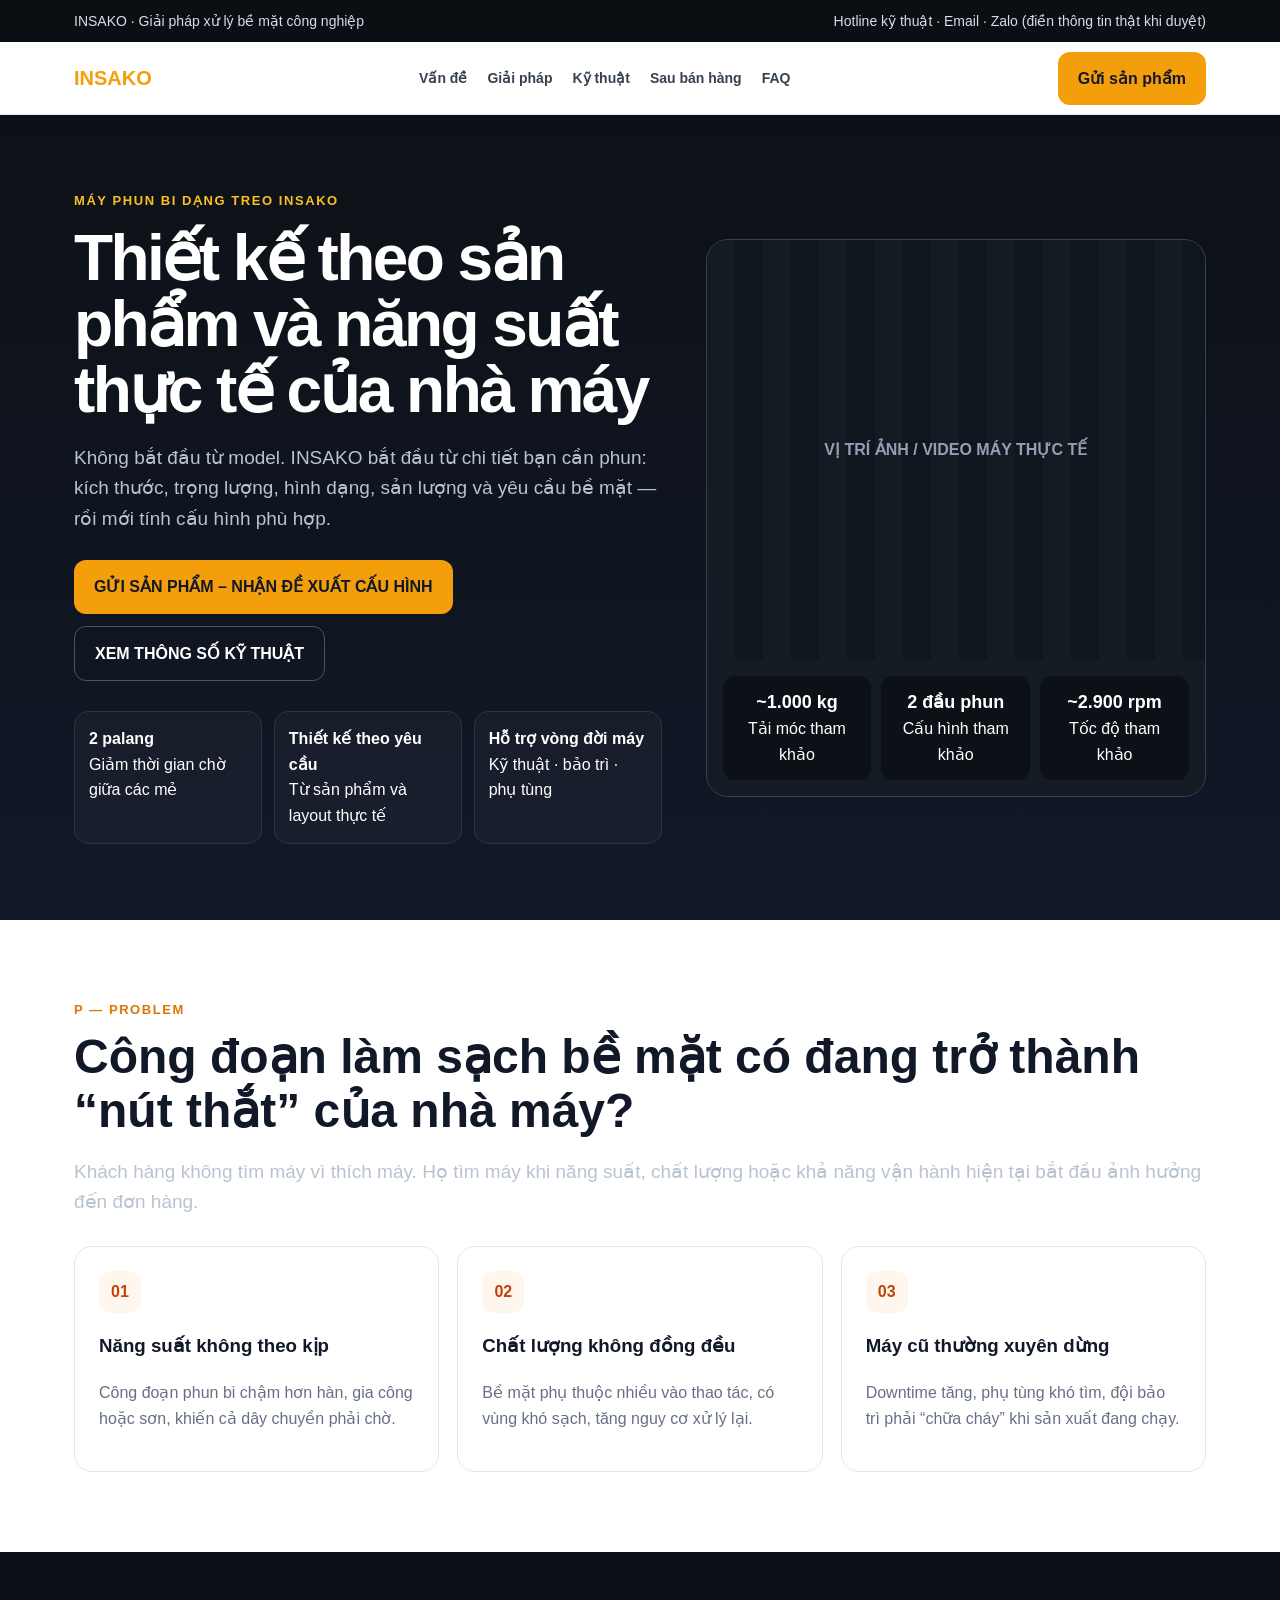
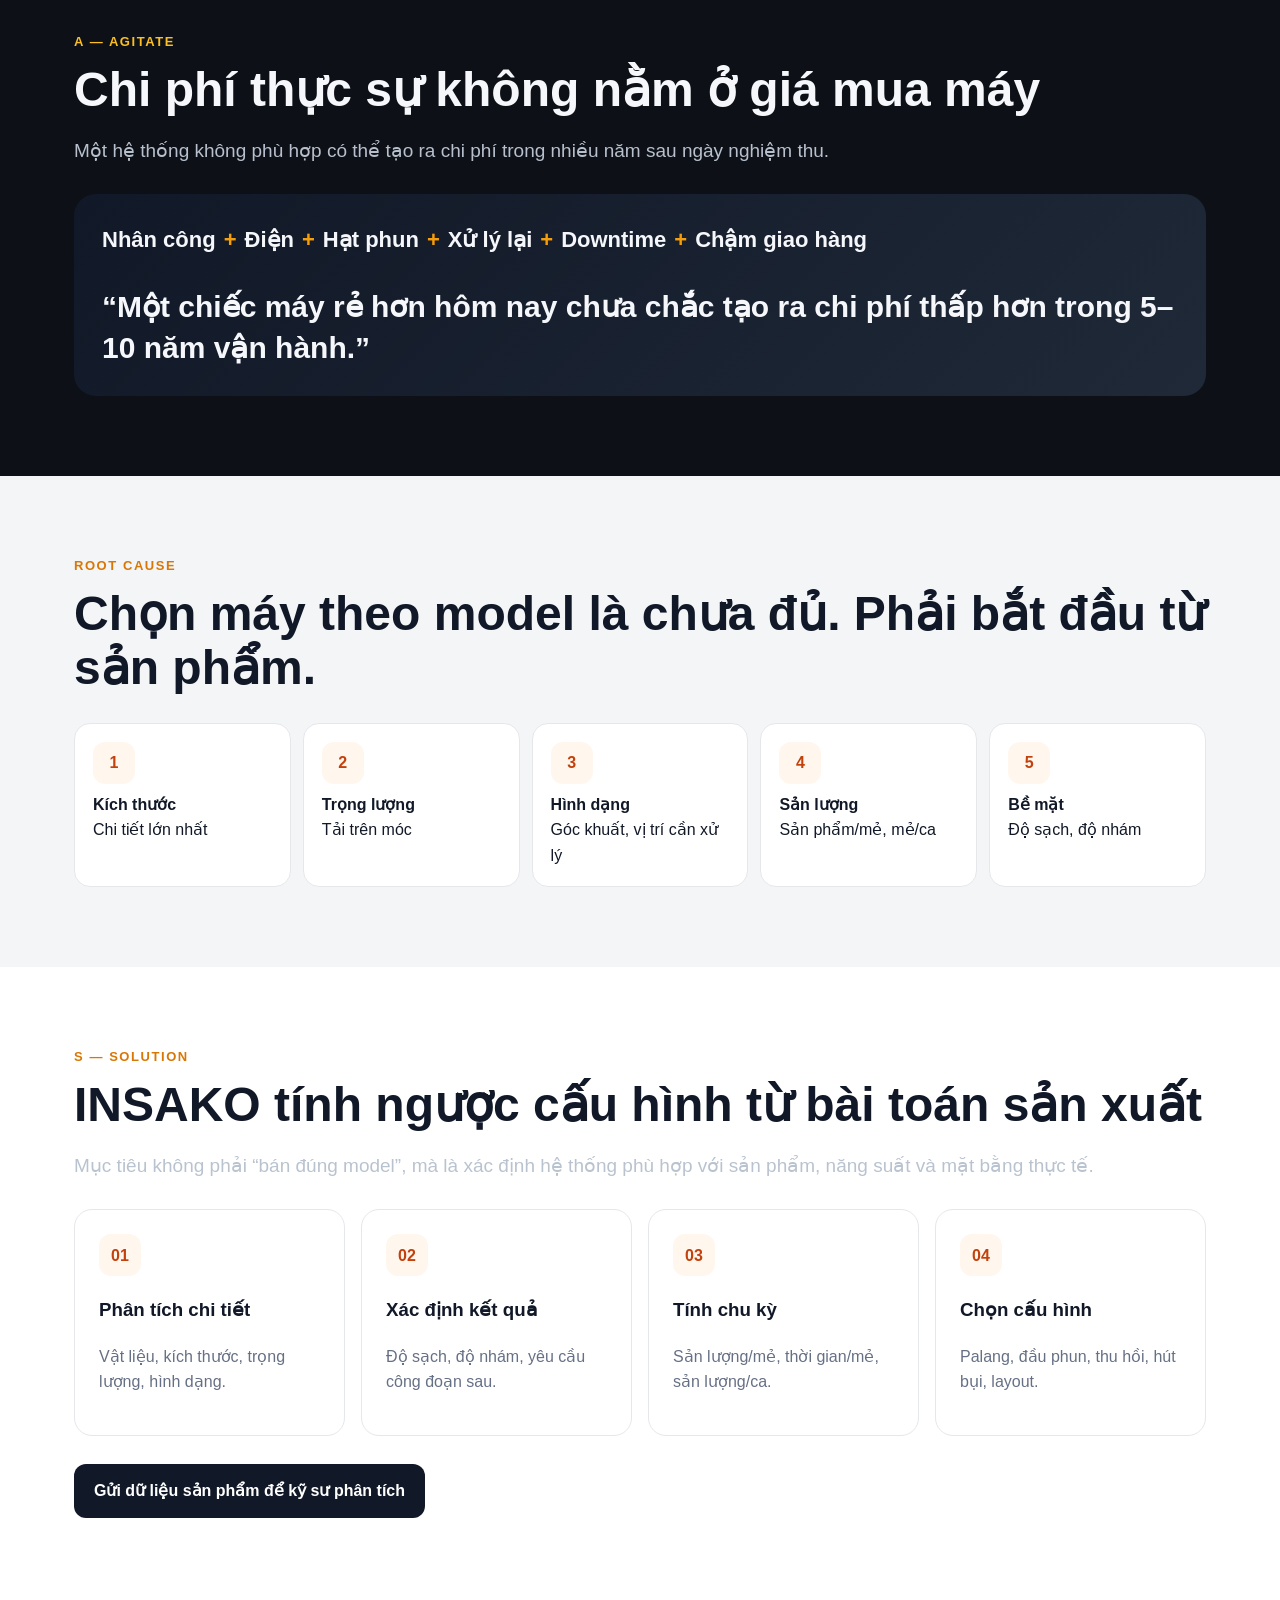
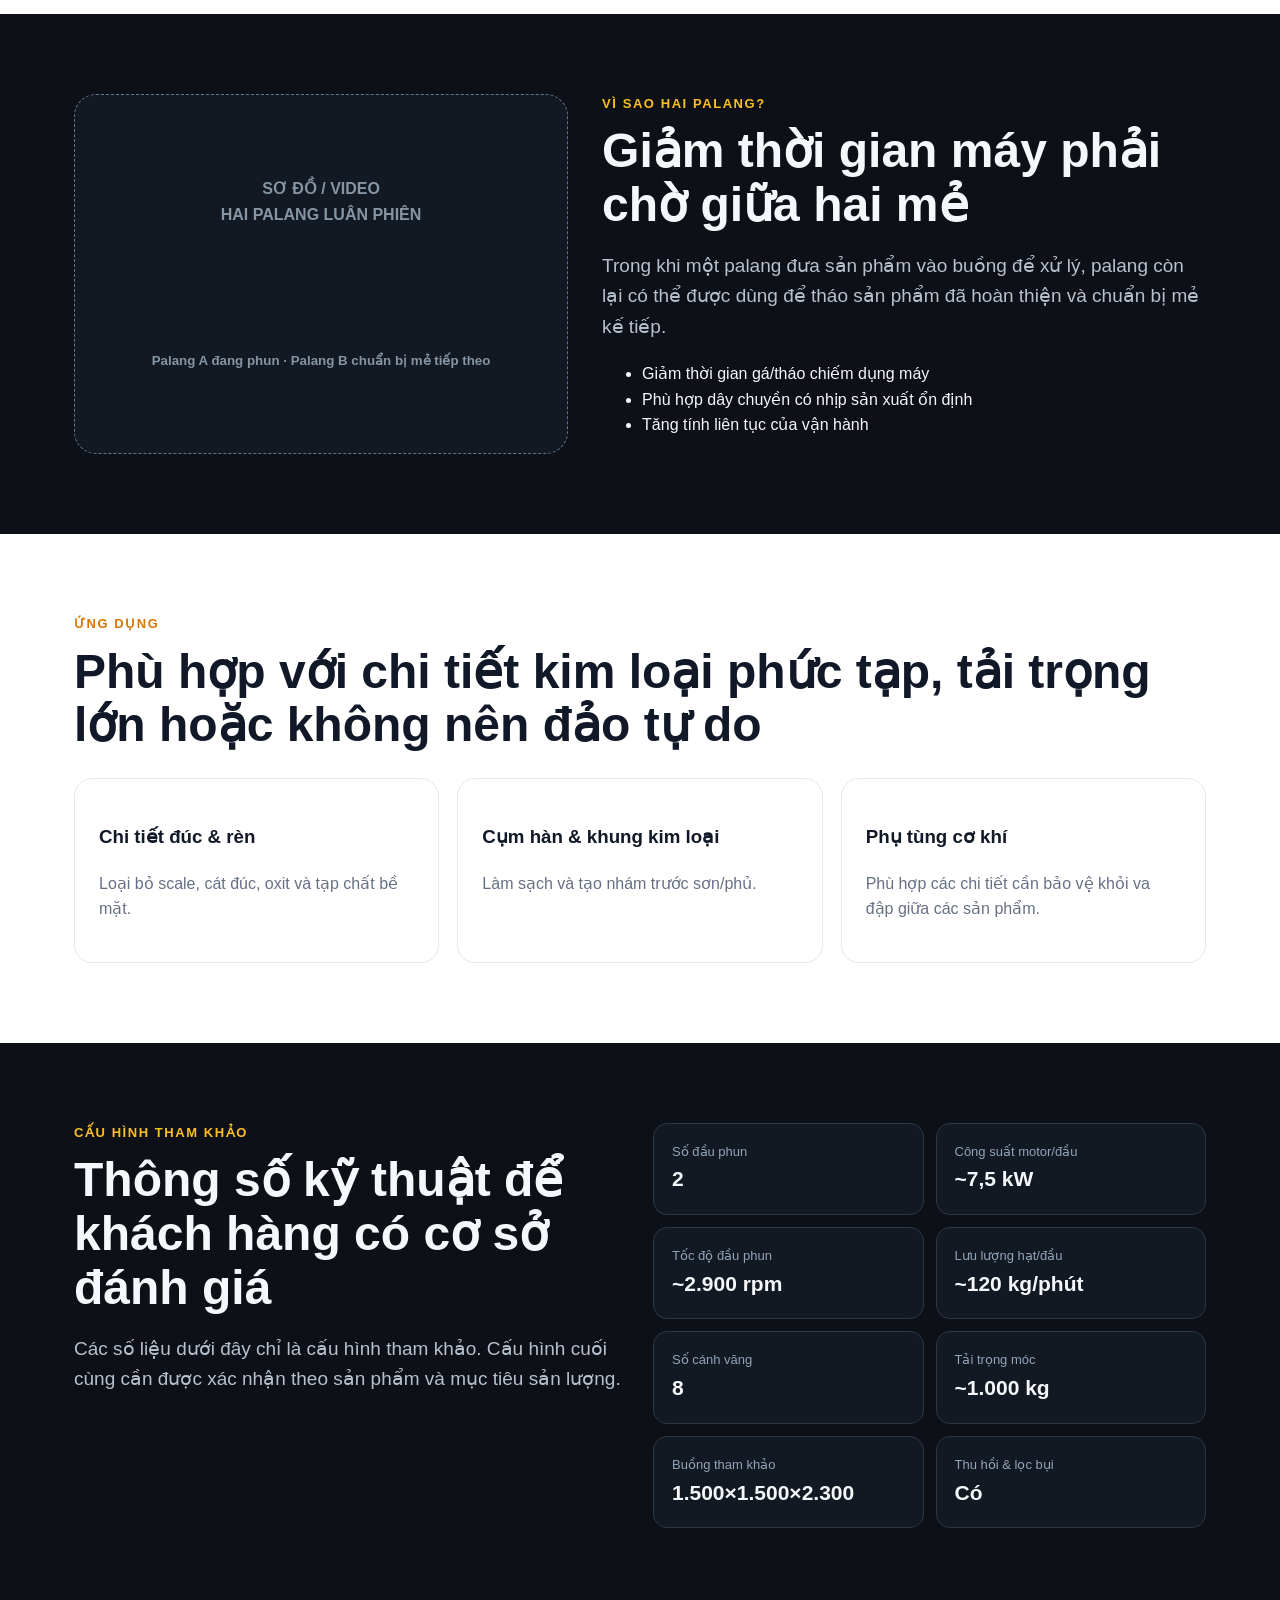
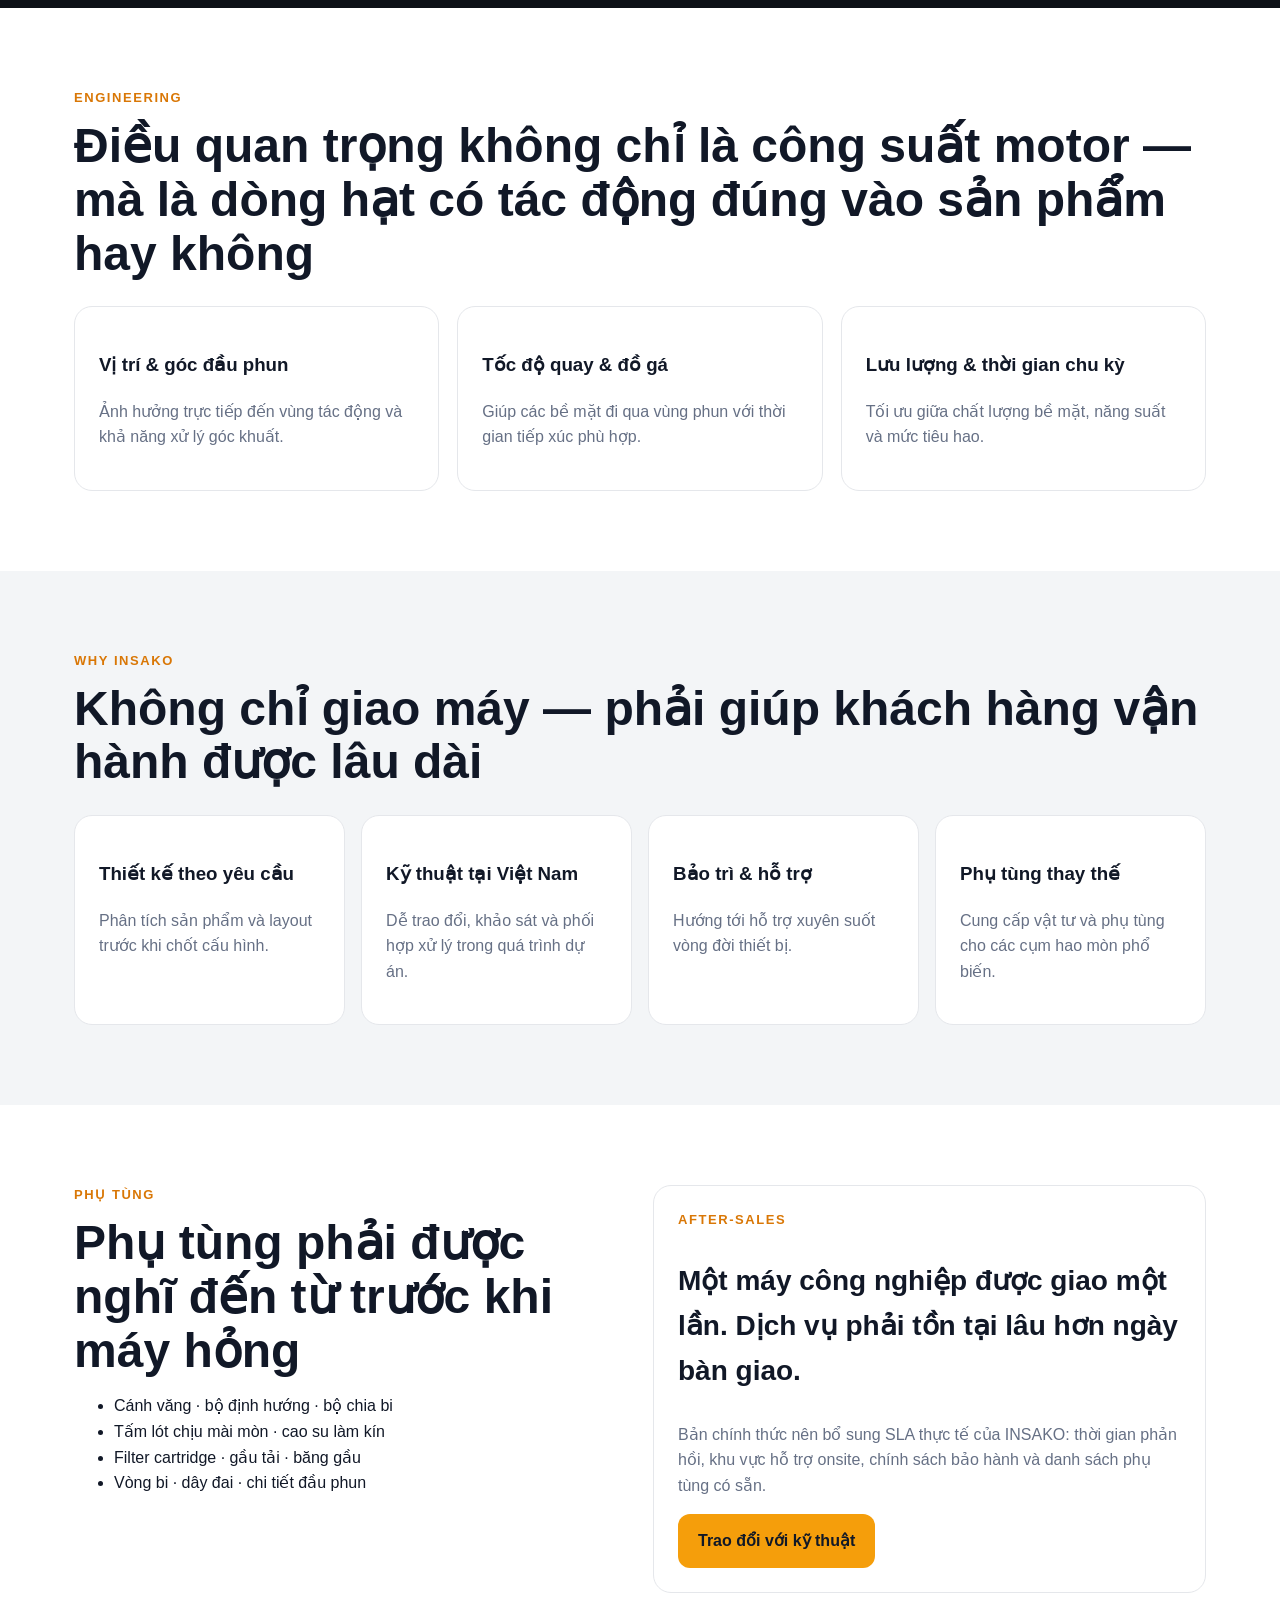
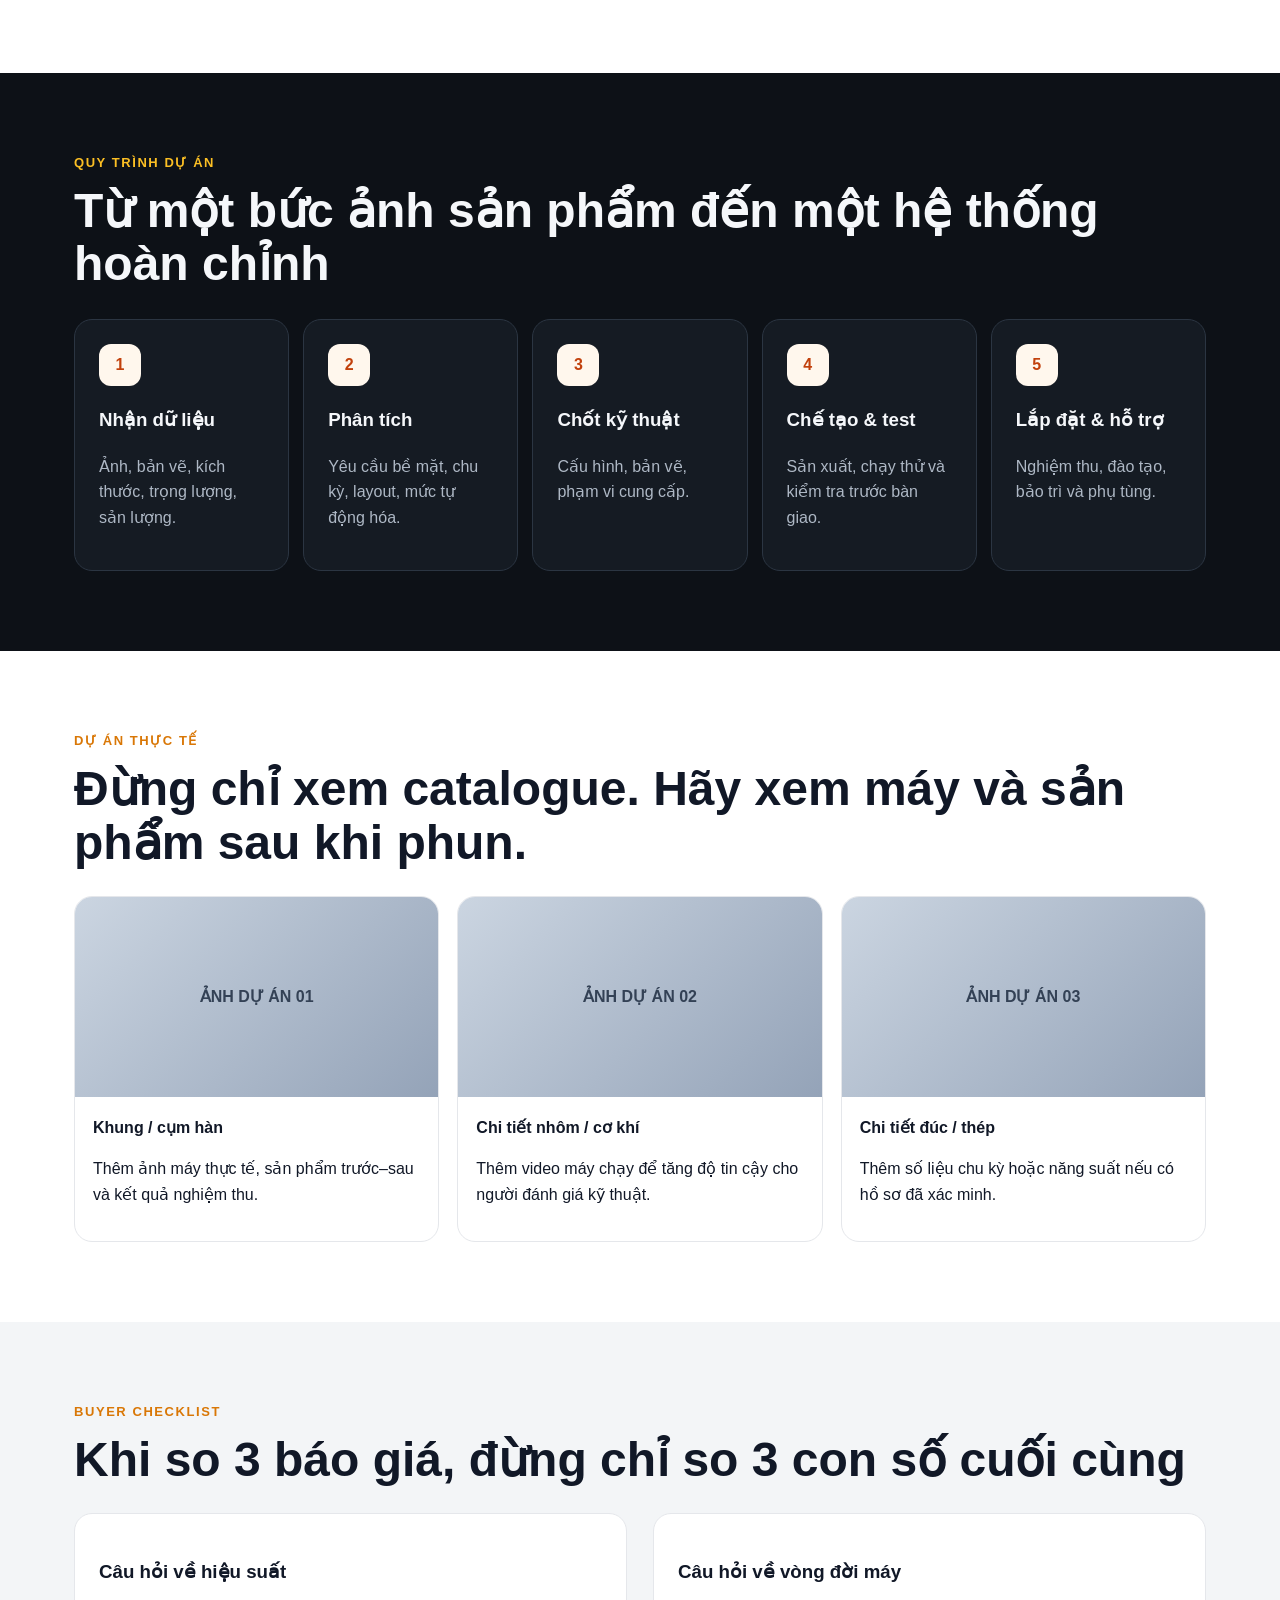
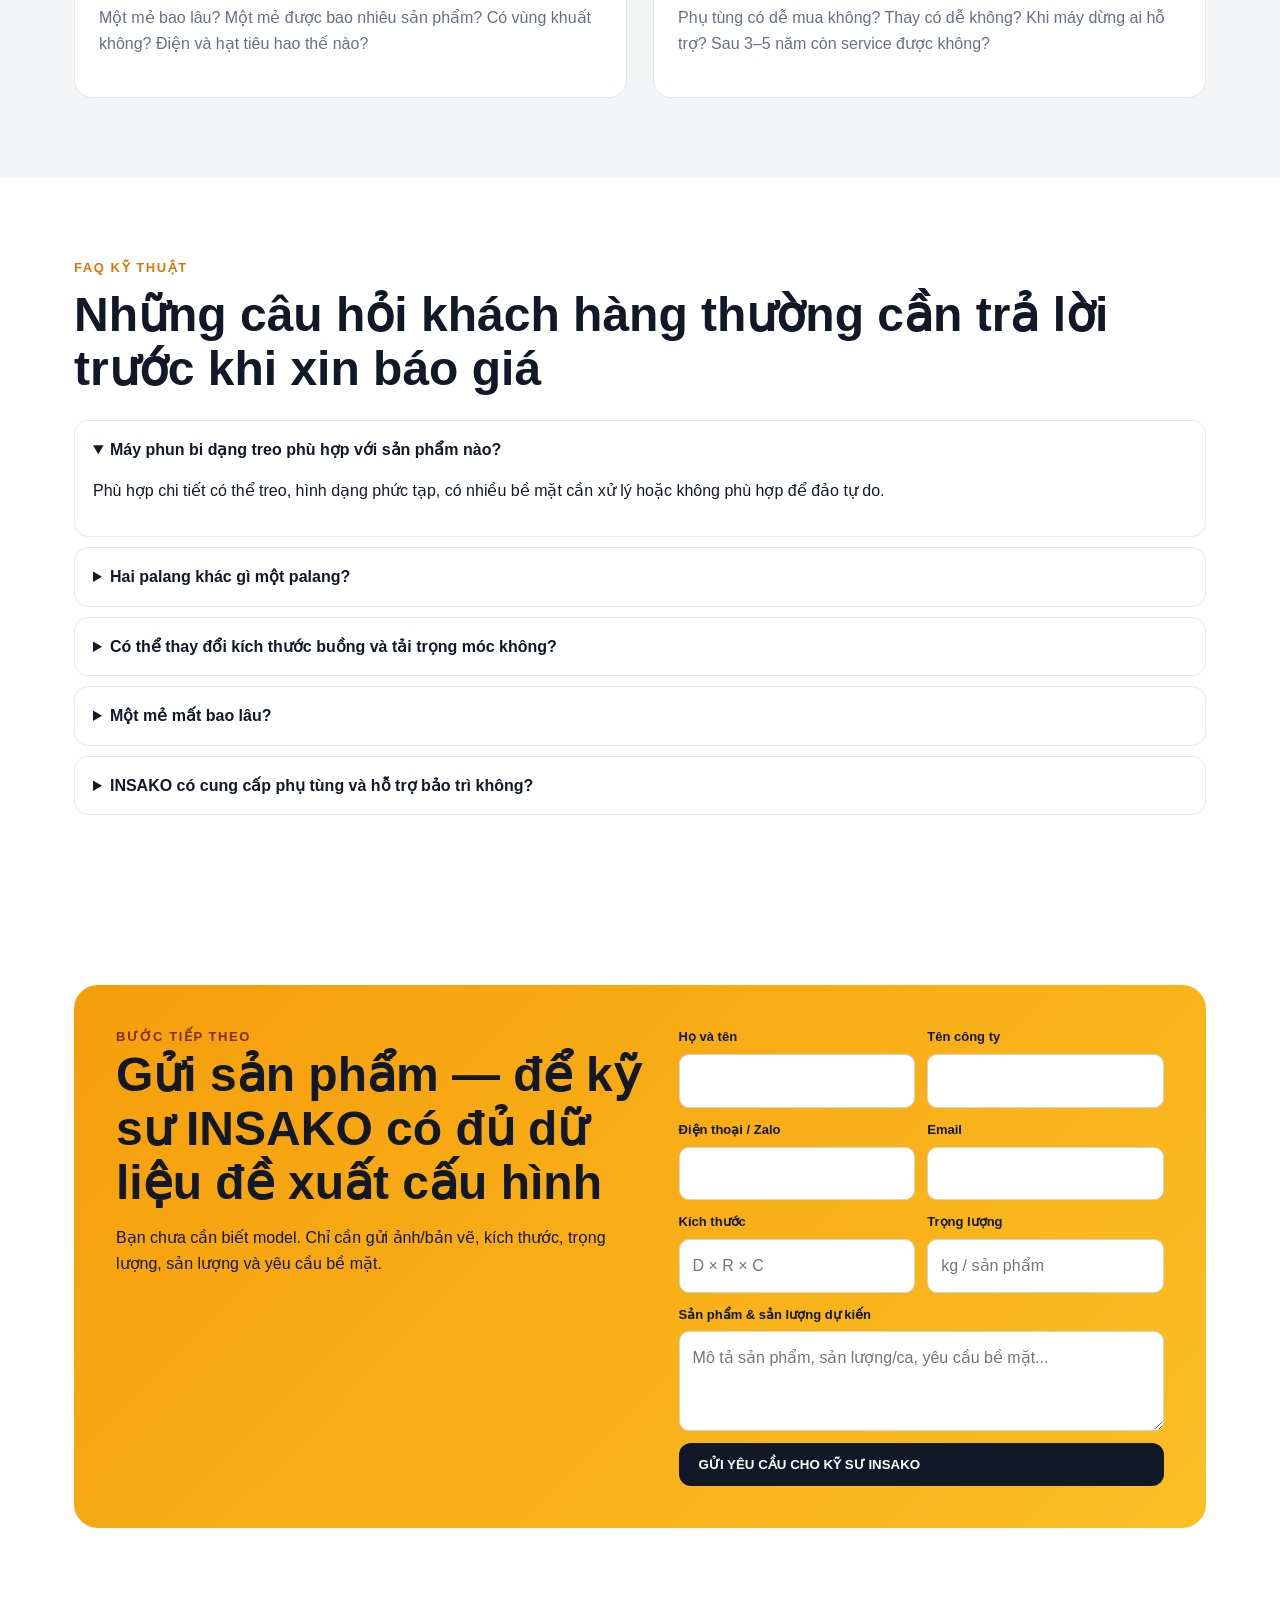
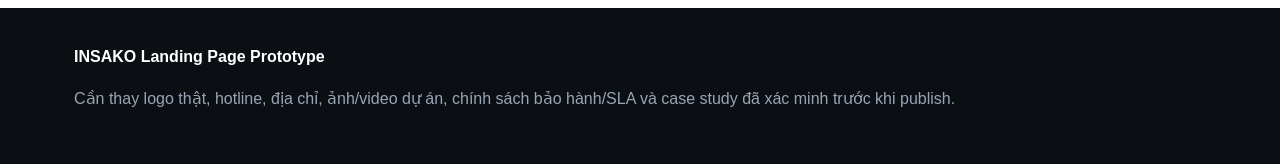
<file: demos/insako-may-phun-bi/index.html>
<!doctype html>
<html lang="vi">
<head>
<meta charset="utf-8">
<meta name="viewport" content="width=device-width, initial-scale=1">
<title>Máy phun bi dạng treo INSAKO</title>
<style>
:root{--bg:#0d1117;--panel:#151b23;--text:#f5f7fa;--muted:#a9b3c1;--line:#2b3542;--accent:#f59e0b;--ink:#111827;--soft:#f3f5f7;--r:18px}
*{box-sizing:border-box}html{scroll-behavior:smooth}body{margin:0;font-family:Arial,Helvetica,sans-serif;color:var(--ink);line-height:1.6}a{text-decoration:none}.wrap{max-width:1180px;margin:auto;padding:0 24px}
.top{background:#0b0f14;color:#d7dee8;font-size:14px}.top .wrap{display:flex;justify-content:space-between;padding-top:10px;padding-bottom:10px}
.nav{position:sticky;top:0;z-index:30;background:#ffffffee;border-bottom:1px solid #e5e7eb}.nav .wrap{height:72px;display:flex;align-items:center;justify-content:space-between}.brand{font-weight:900;font-size:20px}.brand b{color:var(--accent)}
.navlinks{display:flex;gap:20px}.navlinks a{color:#374151;font-weight:700;font-size:14px}.btn{display:inline-flex;padding:14px 20px;border-radius:12px;font-weight:800}.btn-primary{background:var(--accent);color:#111827}.btn-dark{background:#111827;color:white}.btn-ghost{border:1px solid #475569;color:white}
.hero{background:linear-gradient(180deg,#0d1117,#111827);color:white;padding:76px 0}.hero-grid{display:grid;grid-template-columns:1.08fr .92fr;gap:44px;align-items:center}.eyebrow{color:#fbbf24;font-weight:900;text-transform:uppercase;letter-spacing:.12em;font-size:13px}
h1{font-size:clamp(40px,5vw,66px);line-height:1.03;margin:14px 0 18px;letter-spacing:-.04em}h2{font-size:clamp(30px,4vw,48px);line-height:1.12;margin:10px 0 16px}.hero p,.lead{font-size:19px;color:#b9c3cf}.hero-actions{display:flex;gap:12px;flex-wrap:wrap;margin-top:26px}
.hero-points{display:grid;grid-template-columns:repeat(3,1fr);gap:12px;margin-top:30px}.hero-points div{padding:14px;border:1px solid #2b3542;border-radius:14px;background:#ffffff08}
.machine{border:1px solid #374151;border-radius:22px;overflow:hidden;background:#151b23}.machine-visual{height:420px;background:repeating-linear-gradient(90deg,#151b23 0 28px,#10161e 28px 56px);display:grid;place-items:center;color:#93a0b2;font-weight:900;text-align:center}
.machine-meta{display:grid;grid-template-columns:repeat(3,1fr);gap:10px;padding:16px}.machine-meta div{background:#0c1117;border-radius:12px;padding:12px;text-align:center}.machine-meta b{display:block;font-size:18px}
section{padding:80px 0}.soft{background:var(--soft)}.dark{background:var(--bg);color:var(--text)}.kicker{font-weight:900;text-transform:uppercase;letter-spacing:.12em;color:#d97706;font-size:13px}.dark .kicker{color:#fbbf24}.dark .lead{color:#b7c0cc}
.grid3{display:grid;grid-template-columns:repeat(3,1fr);gap:18px}.grid4{display:grid;grid-template-columns:repeat(4,1fr);gap:16px}.grid2{display:grid;grid-template-columns:1fr 1fr;gap:26px}.card{background:white;border:1px solid #e5e7eb;border-radius:18px;padding:24px}.dark .card{background:#151b23;border-color:#2b3542}.card p{color:#667085}.dark .card p{color:#aeb8c5}.num{width:42px;height:42px;border-radius:12px;background:#fff7ed;color:#c2410c;display:grid;place-items:center;font-weight:900}
.cost{background:linear-gradient(135deg,#111827,#1f2937);border-radius:22px;padding:28px;margin-top:28px}.costline{display:flex;flex-wrap:wrap;gap:8px;font-size:22px;font-weight:900}.plus{color:#f59e0b}.quote{font-size:30px;font-weight:900;line-height:1.35;margin-top:30px}
.steps{display:grid;grid-template-columns:repeat(5,1fr);gap:12px;margin-top:28px}.step{background:#fff;border:1px solid #e5e7eb;border-radius:16px;padding:18px}.step b{display:block;margin-top:8px}
.feature{display:grid;grid-template-columns:.9fr 1.1fr;gap:34px;align-items:center}.diagram{min-height:360px;border:1px dashed #64748b;border-radius:22px;background:#121922;display:grid;place-items:center;color:#8794a3;font-weight:900;text-align:center;padding:20px}
.specs{display:grid;grid-template-columns:repeat(2,1fr);gap:12px}.spec{padding:18px;border-radius:14px;background:#121922;border:1px solid #2d3745}.spec span{display:block;color:#94a3b8;font-size:13px}.spec b{font-size:21px}
.timeline{display:grid;grid-template-columns:repeat(5,1fr);gap:14px}.casegrid{display:grid;grid-template-columns:repeat(3,1fr);gap:18px}.case{border:1px solid #e5e7eb;border-radius:18px;overflow:hidden}.caseimg{height:200px;background:linear-gradient(135deg,#cbd5e1,#94a3b8);display:grid;place-items:center;font-weight:900;color:#334155}.casebody{padding:18px}
.faq details{border:1px solid #e5e7eb;border-radius:14px;background:white;padding:16px 18px;margin-bottom:10px}.faq summary{font-weight:800;cursor:pointer}
.cta{background:linear-gradient(135deg,#f59e0b,#fbbf24);border-radius:24px;padding:42px;display:grid;grid-template-columns:1.05fr .95fr;gap:26px}.cta h2{margin-top:0}.form{display:grid;grid-template-columns:1fr 1fr;gap:12px}.field{display:flex;flex-direction:column;gap:6px}.field.full{grid-column:1/-1}.field label{font-size:13px;font-weight:800}.field input,.field textarea{padding:13px;border-radius:10px;border:1px solid #d1d5db;font:inherit}.field textarea{min-height:100px}.footer{background:#0b0f14;color:#9aa5b3;padding:36px 0}.sticky{display:none}
@media(max-width:900px){.navlinks{display:none}.hero-grid,.grid2,.feature,.cta{grid-template-columns:1fr}.grid3,.grid4,.timeline,.steps{grid-template-columns:1fr 1fr}.machine-visual{height:300px}.sticky{display:flex;position:fixed;z-index:50;left:12px;right:12px;bottom:12px;background:#111827;border-radius:14px;padding:10px;gap:8px}.sticky a{flex:1;text-align:center}}
@media(max-width:640px){.top .wrap{flex-direction:column}.hero-points,.grid3,.grid4,.timeline,.steps,.specs,.form,.casegrid{grid-template-columns:1fr}.field.full{grid-column:auto}.wrap{padding:0 18px}section{padding:60px 0}h1{font-size:40px}.quote{font-size:24px}.machine-meta{grid-template-columns:1fr}}
</style>
</head>
<body>
<div class="top"><div class="wrap"><span>INSAKO · Giải pháp xử lý bề mặt công nghiệp</span><span>Hotline kỹ thuật · Email · Zalo (điền thông tin thật khi duyệt)</span></div></div>
<header class="nav"><div class="wrap"><div class="brand"><b>INSAKO</b></div><nav class="navlinks"><a href="#problem">Vấn đề</a><a href="#solution">Giải pháp</a><a href="#spec">Kỹ thuật</a><a href="#service">Sau bán hàng</a><a href="#faq">FAQ</a></nav><a class="btn btn-primary" href="#contact">Gửi sản phẩm</a></div></header>

<section class="hero"><div class="wrap hero-grid"><div><div class="eyebrow">Máy phun bi dạng treo INSAKO</div><h1>Thiết kế theo sản phẩm và năng suất thực tế của nhà máy</h1><p>Không bắt đầu từ model. INSAKO bắt đầu từ chi tiết bạn cần phun: kích thước, trọng lượng, hình dạng, sản lượng và yêu cầu bề mặt — rồi mới tính cấu hình phù hợp.</p><div class="hero-actions"><a class="btn btn-primary" href="#contact">GỬI SẢN PHẨM – NHẬN ĐỀ XUẤT CẤU HÌNH</a><a class="btn btn-ghost" href="#spec">XEM THÔNG SỐ KỸ THUẬT</a></div><div class="hero-points"><div><b>2 palang</b><br>Giảm thời gian chờ giữa các mẻ</div><div><b>Thiết kế theo yêu cầu</b><br>Từ sản phẩm và layout thực tế</div><div><b>Hỗ trợ vòng đời máy</b><br>Kỹ thuật · bảo trì · phụ tùng</div></div></div><div class="machine"><div class="machine-visual">VỊ TRÍ ẢNH / VIDEO MÁY THỰC TẾ</div><div class="machine-meta"><div><b>~1.000 kg</b><span>Tải móc tham khảo</span></div><div><b>2 đầu phun</b><span>Cấu hình tham khảo</span></div><div><b>~2.900 rpm</b><span>Tốc độ tham khảo</span></div></div></div></div></section>

<section id="problem"><div class="wrap"><div class="kicker">P — Problem</div><h2>Công đoạn làm sạch bề mặt có đang trở thành “nút thắt” của nhà máy?</h2><p class="lead">Khách hàng không tìm máy vì thích máy. Họ tìm máy khi năng suất, chất lượng hoặc khả năng vận hành hiện tại bắt đầu ảnh hưởng đến đơn hàng.</p><div class="grid3" style="margin-top:28px"><div class="card"><div class="num">01</div><h3>Năng suất không theo kịp</h3><p>Công đoạn phun bi chậm hơn hàn, gia công hoặc sơn, khiến cả dây chuyền phải chờ.</p></div><div class="card"><div class="num">02</div><h3>Chất lượng không đồng đều</h3><p>Bề mặt phụ thuộc nhiều vào thao tác, có vùng khó sạch, tăng nguy cơ xử lý lại.</p></div><div class="card"><div class="num">03</div><h3>Máy cũ thường xuyên dừng</h3><p>Downtime tăng, phụ tùng khó tìm, đội bảo trì phải “chữa cháy” khi sản xuất đang chạy.</p></div></div></div></section>

<section class="dark"><div class="wrap"><div class="kicker">A — Agitate</div><h2>Chi phí thực sự không nằm ở giá mua máy</h2><p class="lead">Một hệ thống không phù hợp có thể tạo ra chi phí trong nhiều năm sau ngày nghiệm thu.</p><div class="cost"><div class="costline"><span>Nhân công</span><span class="plus">+</span><span>Điện</span><span class="plus">+</span><span>Hạt phun</span><span class="plus">+</span><span>Xử lý lại</span><span class="plus">+</span><span>Downtime</span><span class="plus">+</span><span>Chậm giao hàng</span></div><div class="quote">“Một chiếc máy rẻ hơn hôm nay chưa chắc tạo ra chi phí thấp hơn trong 5–10 năm vận hành.”</div></div></div></section>

<section class="soft"><div class="wrap"><div class="kicker">Root cause</div><h2>Chọn máy theo model là chưa đủ. Phải bắt đầu từ sản phẩm.</h2><div class="steps"><div class="step"><div class="num">1</div><b>Kích thước</b><span>Chi tiết lớn nhất</span></div><div class="step"><div class="num">2</div><b>Trọng lượng</b><span>Tải trên móc</span></div><div class="step"><div class="num">3</div><b>Hình dạng</b><span>Góc khuất, vị trí cần xử lý</span></div><div class="step"><div class="num">4</div><b>Sản lượng</b><span>Sản phẩm/mẻ, mẻ/ca</span></div><div class="step"><div class="num">5</div><b>Bề mặt</b><span>Độ sạch, độ nhám</span></div></div></div></section>

<section id="solution"><div class="wrap"><div class="kicker">S — Solution</div><h2>INSAKO tính ngược cấu hình từ bài toán sản xuất</h2><p class="lead">Mục tiêu không phải “bán đúng model”, mà là xác định hệ thống phù hợp với sản phẩm, năng suất và mặt bằng thực tế.</p><div class="grid4" style="margin-top:28px"><div class="card"><div class="num">01</div><h3>Phân tích chi tiết</h3><p>Vật liệu, kích thước, trọng lượng, hình dạng.</p></div><div class="card"><div class="num">02</div><h3>Xác định kết quả</h3><p>Độ sạch, độ nhám, yêu cầu công đoạn sau.</p></div><div class="card"><div class="num">03</div><h3>Tính chu kỳ</h3><p>Sản lượng/mẻ, thời gian/mẻ, sản lượng/ca.</p></div><div class="card"><div class="num">04</div><h3>Chọn cấu hình</h3><p>Palang, đầu phun, thu hồi, hút bụi, layout.</p></div></div><p style="margin-top:28px"><a class="btn btn-dark" href="#contact">Gửi dữ liệu sản phẩm để kỹ sư phân tích</a></p></div></section>

<section class="dark"><div class="wrap feature"><div class="diagram">SƠ ĐỒ / VIDEO<br>HAI PALANG LUÂN PHIÊN<br><small>Palang A đang phun · Palang B chuẩn bị mẻ tiếp theo</small></div><div><div class="kicker">Vì sao hai palang?</div><h2>Giảm thời gian máy phải chờ giữa hai mẻ</h2><p class="lead">Trong khi một palang đưa sản phẩm vào buồng để xử lý, palang còn lại có thể được dùng để tháo sản phẩm đã hoàn thiện và chuẩn bị mẻ kế tiếp.</p><ul><li>Giảm thời gian gá/tháo chiếm dụng máy</li><li>Phù hợp dây chuyền có nhịp sản xuất ổn định</li><li>Tăng tính liên tục của vận hành</li></ul></div></div></section>

<section><div class="wrap"><div class="kicker">Ứng dụng</div><h2>Phù hợp với chi tiết kim loại phức tạp, tải trọng lớn hoặc không nên đảo tự do</h2><div class="grid3" style="margin-top:26px"><div class="card"><h3>Chi tiết đúc & rèn</h3><p>Loại bỏ scale, cát đúc, oxit và tạp chất bề mặt.</p></div><div class="card"><h3>Cụm hàn & khung kim loại</h3><p>Làm sạch và tạo nhám trước sơn/phủ.</p></div><div class="card"><h3>Phụ tùng cơ khí</h3><p>Phù hợp các chi tiết cần bảo vệ khỏi va đập giữa các sản phẩm.</p></div></div></div></section>

<section id="spec" class="dark"><div class="wrap grid2"><div><div class="kicker">Cấu hình tham khảo</div><h2>Thông số kỹ thuật để khách hàng có cơ sở đánh giá</h2><p class="lead">Các số liệu dưới đây chỉ là cấu hình tham khảo. Cấu hình cuối cùng cần được xác nhận theo sản phẩm và mục tiêu sản lượng.</p></div><div class="specs"><div class="spec"><span>Số đầu phun</span><b>2</b></div><div class="spec"><span>Công suất motor/đầu</span><b>~7,5 kW</b></div><div class="spec"><span>Tốc độ đầu phun</span><b>~2.900 rpm</b></div><div class="spec"><span>Lưu lượng hạt/đầu</span><b>~120 kg/phút</b></div><div class="spec"><span>Số cánh văng</span><b>8</b></div><div class="spec"><span>Tải trọng móc</span><b>~1.000 kg</b></div><div class="spec"><span>Buồng tham khảo</span><b>1.500×1.500×2.300</b></div><div class="spec"><span>Thu hồi & lọc bụi</span><b>Có</b></div></div></div></section>

<section><div class="wrap"><div class="kicker">Engineering</div><h2>Điều quan trọng không chỉ là công suất motor — mà là dòng hạt có tác động đúng vào sản phẩm hay không</h2><div class="grid3" style="margin-top:26px"><div class="card"><h3>Vị trí & góc đầu phun</h3><p>Ảnh hưởng trực tiếp đến vùng tác động và khả năng xử lý góc khuất.</p></div><div class="card"><h3>Tốc độ quay & đồ gá</h3><p>Giúp các bề mặt đi qua vùng phun với thời gian tiếp xúc phù hợp.</p></div><div class="card"><h3>Lưu lượng & thời gian chu kỳ</h3><p>Tối ưu giữa chất lượng bề mặt, năng suất và mức tiêu hao.</p></div></div></div></section>

<section class="soft"><div class="wrap"><div class="kicker">Why INSAKO</div><h2>Không chỉ giao máy — phải giúp khách hàng vận hành được lâu dài</h2><div class="grid4" style="margin-top:26px"><div class="card"><h3>Thiết kế theo yêu cầu</h3><p>Phân tích sản phẩm và layout trước khi chốt cấu hình.</p></div><div class="card"><h3>Kỹ thuật tại Việt Nam</h3><p>Dễ trao đổi, khảo sát và phối hợp xử lý trong quá trình dự án.</p></div><div class="card"><h3>Bảo trì & hỗ trợ</h3><p>Hướng tới hỗ trợ xuyên suốt vòng đời thiết bị.</p></div><div class="card"><h3>Phụ tùng thay thế</h3><p>Cung cấp vật tư và phụ tùng cho các cụm hao mòn phổ biến.</p></div></div></div></section>

<section id="service"><div class="wrap grid2"><div><div class="kicker">Phụ tùng</div><h2>Phụ tùng phải được nghĩ đến từ trước khi máy hỏng</h2><ul><li>Cánh văng · bộ định hướng · bộ chia bi</li><li>Tấm lót chịu mài mòn · cao su làm kín</li><li>Filter cartridge · gầu tải · băng gầu</li><li>Vòng bi · dây đai · chi tiết đầu phun</li></ul></div><div class="card"><div class="kicker">After-sales</div><h3 style="font-size:28px">Một máy công nghiệp được giao một lần. Dịch vụ phải tồn tại lâu hơn ngày bàn giao.</h3><p>Bản chính thức nên bổ sung SLA thực tế của INSAKO: thời gian phản hồi, khu vực hỗ trợ onsite, chính sách bảo hành và danh sách phụ tùng có sẵn.</p><a class="btn btn-primary" href="#contact">Trao đổi với kỹ thuật</a></div></div></section>

<section class="dark"><div class="wrap"><div class="kicker">Quy trình dự án</div><h2>Từ một bức ảnh sản phẩm đến một hệ thống hoàn chỉnh</h2><div class="timeline" style="margin-top:28px"><div class="card"><div class="num">1</div><h3>Nhận dữ liệu</h3><p>Ảnh, bản vẽ, kích thước, trọng lượng, sản lượng.</p></div><div class="card"><div class="num">2</div><h3>Phân tích</h3><p>Yêu cầu bề mặt, chu kỳ, layout, mức tự động hóa.</p></div><div class="card"><div class="num">3</div><h3>Chốt kỹ thuật</h3><p>Cấu hình, bản vẽ, phạm vi cung cấp.</p></div><div class="card"><div class="num">4</div><h3>Chế tạo & test</h3><p>Sản xuất, chạy thử và kiểm tra trước bàn giao.</p></div><div class="card"><div class="num">5</div><h3>Lắp đặt & hỗ trợ</h3><p>Nghiệm thu, đào tạo, bảo trì và phụ tùng.</p></div></div></div></section>

<section><div class="wrap"><div class="kicker">Dự án thực tế</div><h2>Đừng chỉ xem catalogue. Hãy xem máy và sản phẩm sau khi phun.</h2><div class="casegrid" style="margin-top:26px"><div class="case"><div class="caseimg">ẢNH DỰ ÁN 01</div><div class="casebody"><b>Khung / cụm hàn</b><p>Thêm ảnh máy thực tế, sản phẩm trước–sau và kết quả nghiệm thu.</p></div></div><div class="case"><div class="caseimg">ẢNH DỰ ÁN 02</div><div class="casebody"><b>Chi tiết nhôm / cơ khí</b><p>Thêm video máy chạy để tăng độ tin cậy cho người đánh giá kỹ thuật.</p></div></div><div class="case"><div class="caseimg">ẢNH DỰ ÁN 03</div><div class="casebody"><b>Chi tiết đúc / thép</b><p>Thêm số liệu chu kỳ hoặc năng suất nếu có hồ sơ đã xác minh.</p></div></div></div></div></section>

<section class="soft"><div class="wrap"><div class="kicker">Buyer checklist</div><h2>Khi so 3 báo giá, đừng chỉ so 3 con số cuối cùng</h2><div class="grid2" style="margin-top:26px"><div class="card"><h3>Câu hỏi về hiệu suất</h3><p>Một mẻ bao lâu? Một mẻ được bao nhiêu sản phẩm? Có vùng khuất không? Điện và hạt tiêu hao thế nào?</p></div><div class="card"><h3>Câu hỏi về vòng đời máy</h3><p>Phụ tùng có dễ mua không? Thay có dễ không? Khi máy dừng ai hỗ trợ? Sau 3–5 năm còn service được không?</p></div></div></div></section>

<section id="faq"><div class="wrap"><div class="kicker">FAQ kỹ thuật</div><h2>Những câu hỏi khách hàng thường cần trả lời trước khi xin báo giá</h2><div class="faq" style="margin-top:24px"><details open><summary>Máy phun bi dạng treo phù hợp với sản phẩm nào?</summary><p>Phù hợp chi tiết có thể treo, hình dạng phức tạp, có nhiều bề mặt cần xử lý hoặc không phù hợp để đảo tự do.</p></details><details><summary>Hai palang khác gì một palang?</summary><p>Hai palang giúp chuẩn bị mẻ tiếp theo song song với mẻ đang xử lý, qua đó giảm thời gian chờ giữa các chu kỳ.</p></details><details><summary>Có thể thay đổi kích thước buồng và tải trọng móc không?</summary><p>Có. Các thông số cần được lựa chọn theo sản phẩm, tải trọng, layout và sản lượng thực tế.</p></details><details><summary>Một mẻ mất bao lâu?</summary><p>Chu kỳ phụ thuộc tình trạng bề mặt, hình dạng, số lượng sản phẩm, loại hạt và yêu cầu đầu ra.</p></details><details><summary>INSAKO có cung cấp phụ tùng và hỗ trợ bảo trì không?</summary><p>Có thể cung cấp phụ tùng và dịch vụ kỹ thuật; trang chính thức nên điền chính xác danh mục hàng tồn kho, thời gian phản hồi và phạm vi hỗ trợ theo chính sách thực tế.</p></details></div></div></section>

<section id="contact"><div class="wrap"><div class="cta"><div><div class="kicker" style="color:#7c2d12">Bước tiếp theo</div><h2>Gửi sản phẩm — để kỹ sư INSAKO có đủ dữ liệu đề xuất cấu hình</h2><p>Bạn chưa cần biết model. Chỉ cần gửi ảnh/bản vẽ, kích thước, trọng lượng, sản lượng và yêu cầu bề mặt.</p></div><form class="form" onsubmit="event.preventDefault();alert('Đây là bản prototype. Khi đưa lên LadiPage, form sẽ kết nối CRM/email/Zalo của INSAKO.');"><div class="field"><label>Họ và tên</label><input></div><div class="field"><label>Tên công ty</label><input></div><div class="field"><label>Điện thoại / Zalo</label><input></div><div class="field"><label>Email</label><input></div><div class="field"><label>Kích thước</label><input placeholder="D × R × C"></div><div class="field"><label>Trọng lượng</label><input placeholder="kg / sản phẩm"></div><div class="field full"><label>Sản phẩm & sản lượng dự kiến</label><textarea placeholder="Mô tả sản phẩm, sản lượng/ca, yêu cầu bề mặt..."></textarea></div><div class="field full"><button class="btn btn-dark" style="border:none;cursor:pointer" type="submit">GỬI YÊU CẦU CHO KỸ SƯ INSAKO</button></div></form></div></div></section>

<footer class="footer"><div class="wrap"><b style="color:white">INSAKO Landing Page Prototype</b><p>Cần thay logo thật, hotline, địa chỉ, ảnh/video dự án, chính sách bảo hành/SLA và case study đã xác minh trước khi publish.</p></div></footer>
<div class="sticky"><a class="btn btn-primary" href="#contact">Gửi sản phẩm</a><a class="btn btn-dark" href="#spec">Thông số</a></div>
</body></html>
</file>
